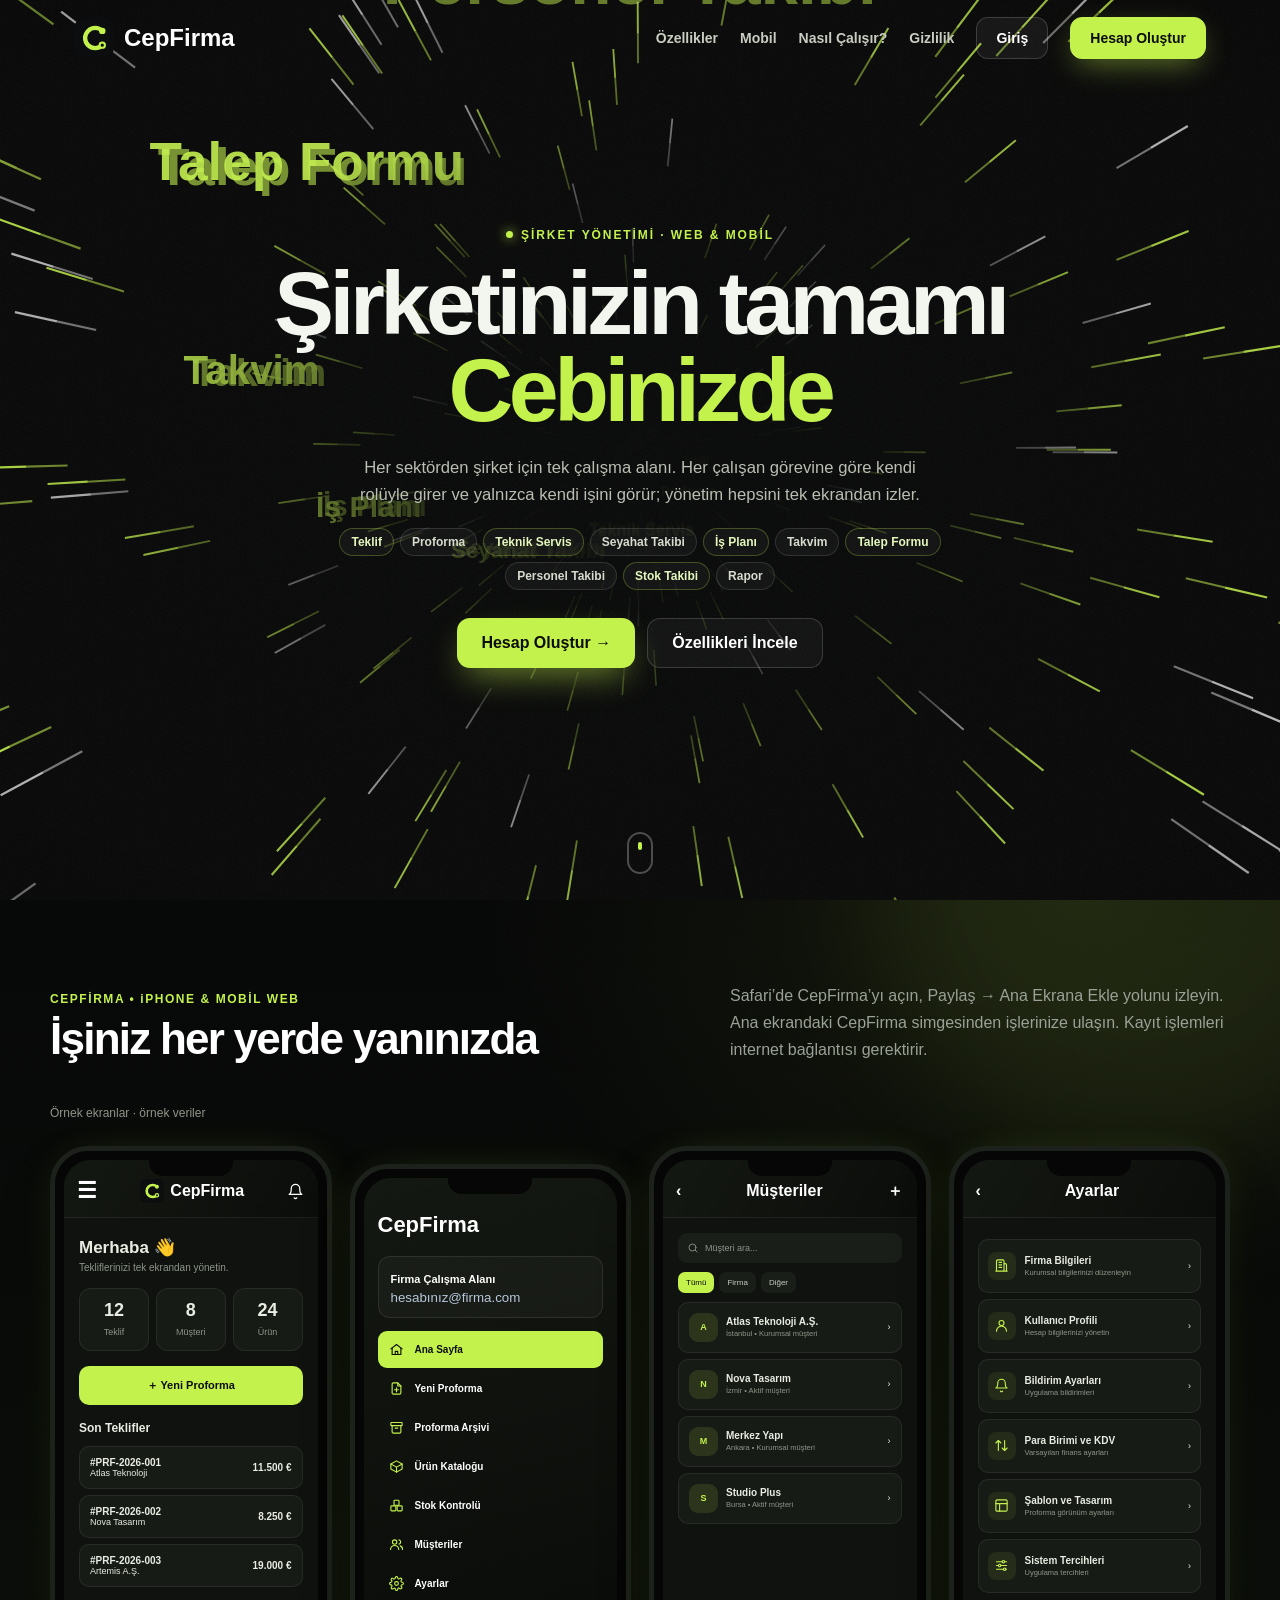
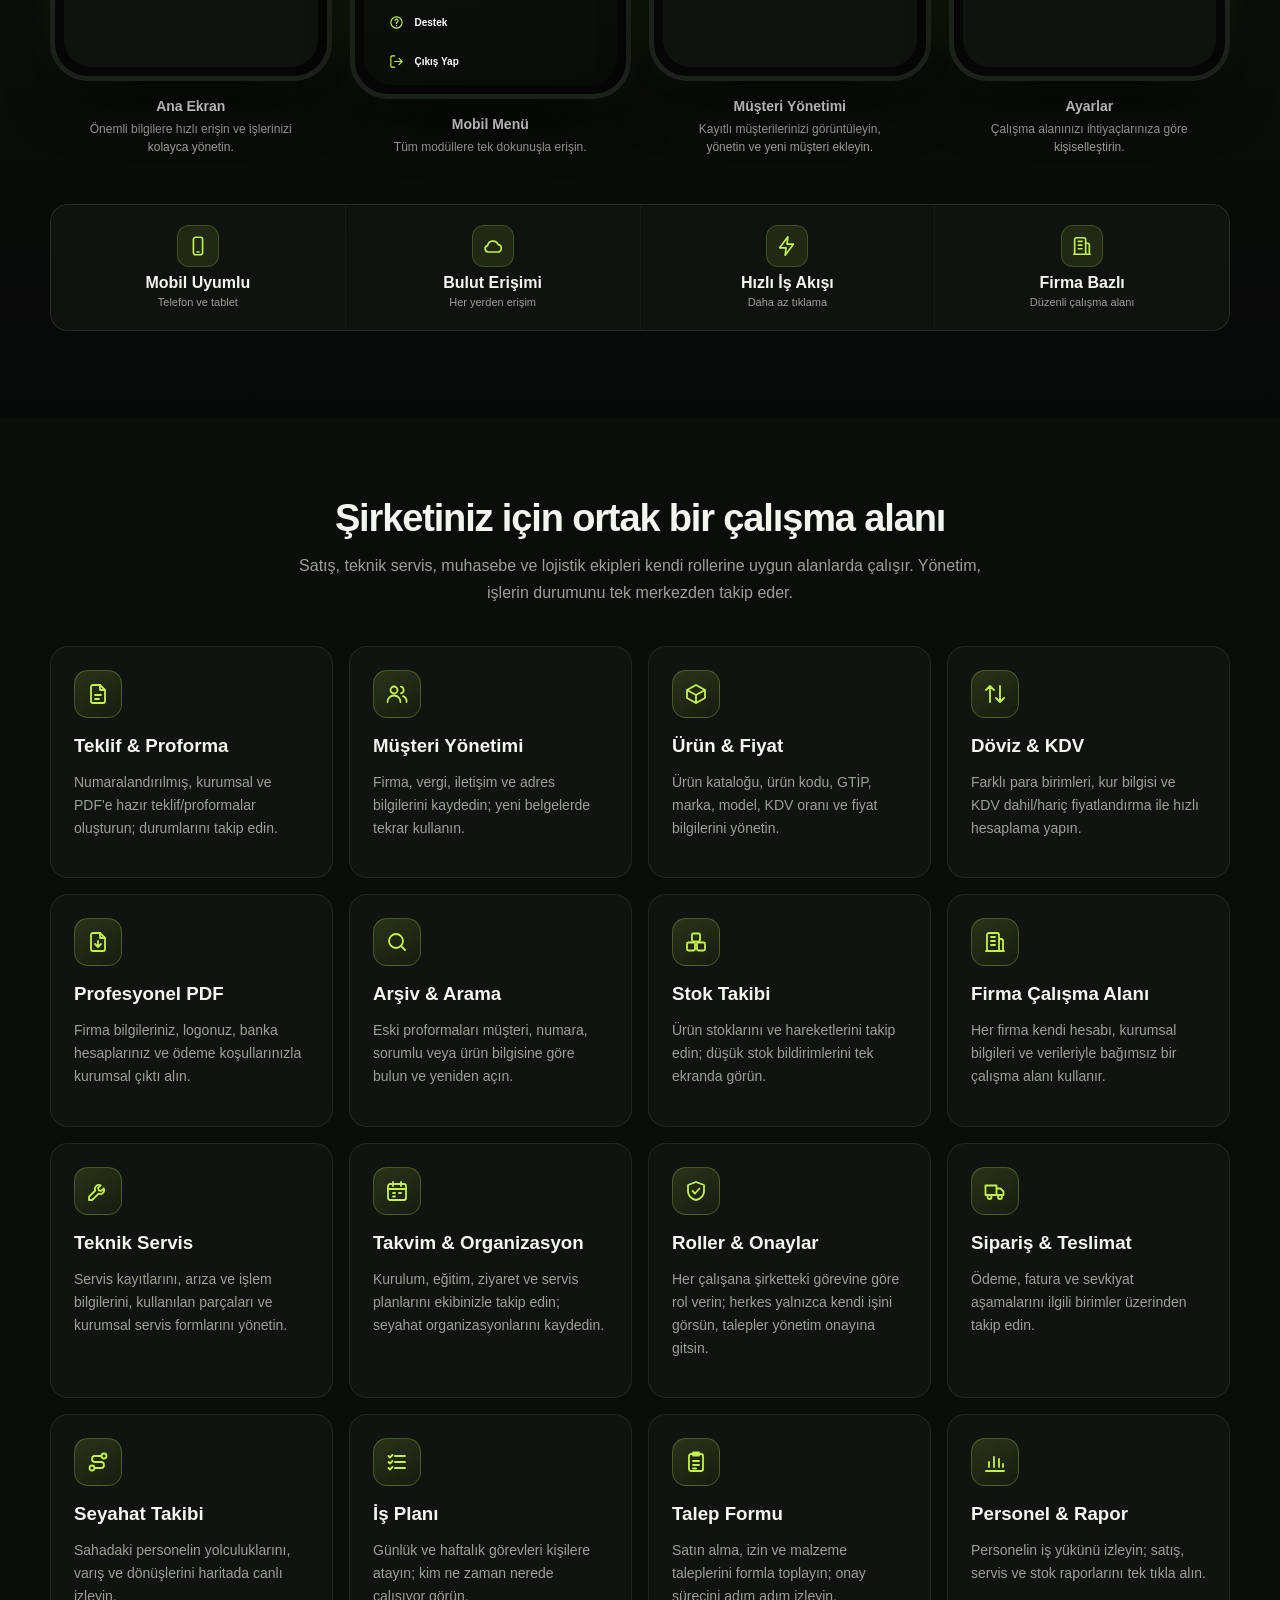
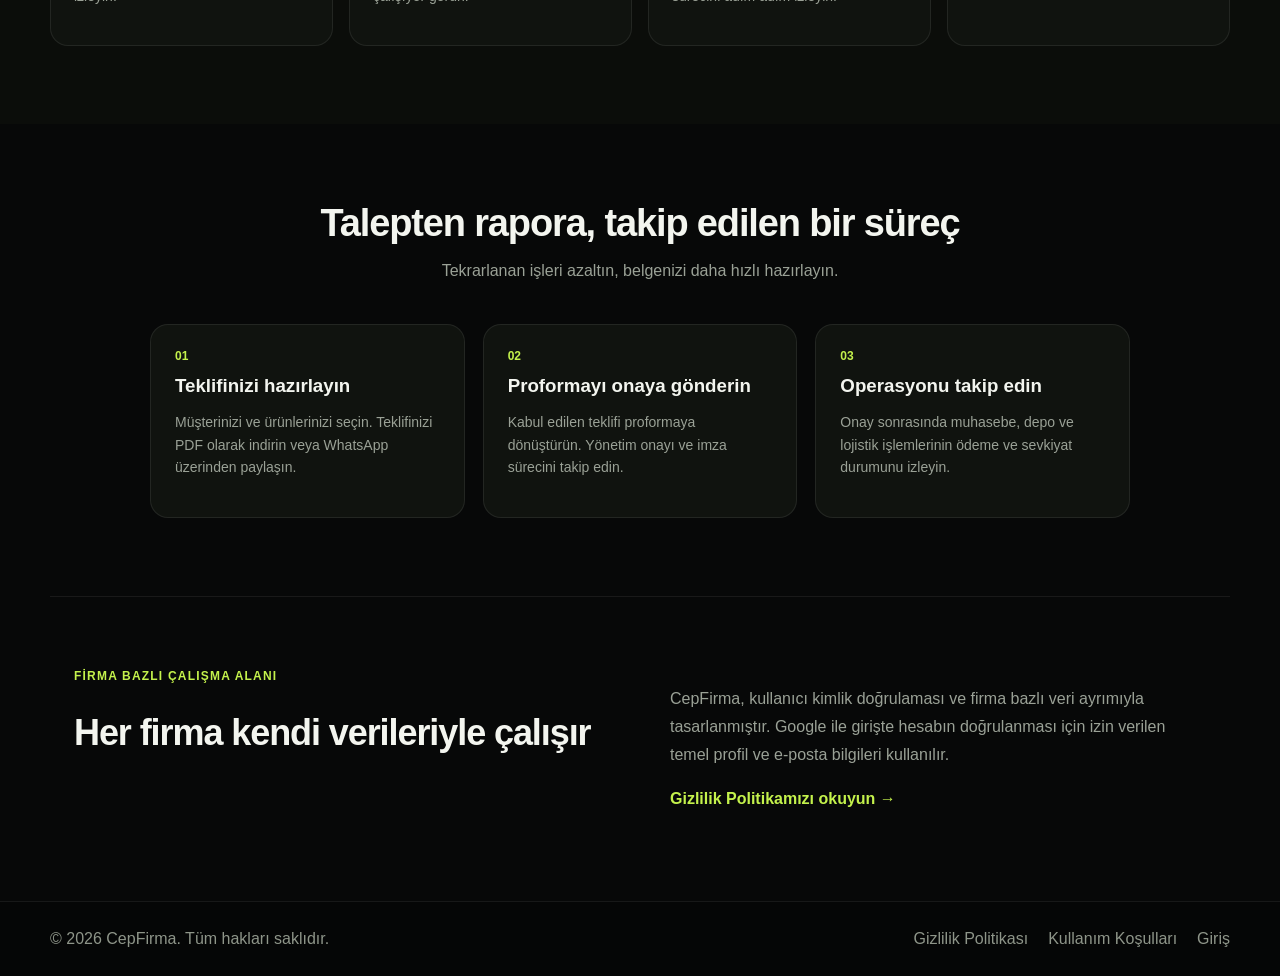
<file: index.html>
<!doctype html><html lang="tr"><head><meta charset="utf-8"><meta name="viewport" content="width=device-width,initial-scale=1"><title>CepFirma — Şirket Yönetimi, Cebinizde</title><meta name="description" content="CepFirma ile teklif, proforma, teknik servis, seyahat takibi, iş planı, takvim, talep formu, personel takibi, stok ve raporları tek çalışma alanında, herkesin kendi rolüne göre yönetin."><style>*{box-sizing:border-box}html{scroll-behavior:smooth}body{margin:0;font-family:Inter,Arial,sans-serif;color:#0a1c34;background:#fff}a{text-decoration:none;color:inherit}.nav{height:76px;display:flex;align-items:center;justify-content:space-between;max-width:1180px;margin:auto;padding:0 24px}.brand{display:flex;align-items:center;gap:10px;font-size:24px;font-weight:900}.brand img{width:40px;height:40px}.navlinks{display:flex;align-items:center;gap:22px;font-size:14px;font-weight:700}.btn{display:inline-flex;align-items:center;justify-content:center;padding:12px 19px;border-radius:12px;border:1px solid #dbe4ef;font-weight:800;background:#fff}.primary{background:#0878ff;color:#fff;border-color:#0878ff;box-shadow:0 10px 25px #0878ff26}.hero{max-width:1180px;margin:0 auto;padding:92px 24px 82px;display:grid;grid-template-columns:1.04fr .96fr;gap:70px;align-items:center}.eyebrow{font-weight:900;color:#0878ff;letter-spacing:.1em;font-size:12px}.hero h1{font-size:60px;line-height:1.01;letter-spacing:-.05em;margin:18px 0}.hero h1 span{color:#0878ff}.hero p{font-size:19px;line-height:1.7;color:#607086;max-width:640px}.cta{display:flex;gap:12px;margin-top:30px;flex-wrap:wrap}.cta .btn{padding:15px 22px}.trust{display:flex;gap:22px;margin-top:25px;color:#708096;font-size:13px;font-weight:700;flex-wrap:wrap}.mock{background:linear-gradient(145deg,#061b36,#0d376a);border-radius:28px;padding:20px;box-shadow:0 35px 80px #09254a30}.window{background:#f7f9fc;border-radius:18px;padding:18px;min-height:370px}.windowbar{display:flex;justify-content:space-between;align-items:center;margin-bottom:18px}.dots{display:flex;gap:6px}.dots i{width:8px;height:8px;background:#cbd5e1;border-radius:50%}.badge{font-size:11px;font-weight:800;color:#0878ff;background:#eaf4ff;padding:7px 10px;border-radius:20px}.quote{background:#fff;border:1px solid #e4ebf3;border-radius:15px;padding:17px}.quotehead{display:flex;justify-content:space-between;gap:15px;border-bottom:1px solid #edf1f6;padding-bottom:13px;margin-bottom:13px}.quotehead b{font-size:16px}.quotehead span{font-size:12px;color:#6b7c91}.rows{display:grid;gap:8px}.row{display:grid;grid-template-columns:1fr 65px 90px;gap:8px;font-size:12px;padding:9px;background:#f8fafc;border-radius:8px}.total{display:flex;justify-content:space-between;margin-top:15px;padding-top:13px;border-top:1px solid #e5ebf2;font-weight:900}.features{background:#f6f9fc;padding:78px 24px}.inner{max-width:1180px;margin:auto}.features h2,.workflow h2{text-align:center;font-size:38px;letter-spacing:-.03em;margin:0 0 12px}.lead{text-align:center;color:#68788d;margin:0 auto 40px;max-width:700px;line-height:1.7}.grid{display:grid;grid-template-columns:repeat(4,1fr);gap:16px}.feature{background:white;border:1px solid #e4ebf3;border-radius:18px;padding:23px}.icon{width:42px;height:42px;border-radius:12px;background:#eaf4ff;color:#0878ff;display:grid;place-items:center;font-weight:900}.feature h3{margin:17px 0 8px}.feature p{color:#718096;font-size:14px;line-height:1.65}.workflow{padding:78px 24px}.steps{max-width:980px;margin:38px auto 0;display:grid;grid-template-columns:repeat(3,1fr);gap:18px}.step{border:1px solid #e4ebf3;border-radius:18px;padding:24px}.num{color:#0878ff;font-weight:900;font-size:12px}.step h3{margin:12px 0 7px}.step p{color:#718096;font-size:14px;line-height:1.6}.security{max-width:1180px;margin:0 auto;padding:72px 24px;display:grid;grid-template-columns:1fr 1fr;gap:60px;border-top:1px solid #edf1f6}.security h2{font-size:36px;letter-spacing:-.03em}.security p{color:#68788d;line-height:1.75}.footer{border-top:1px solid #e7edf4;padding:28px 24px;color:#718096}.footer>div{max-width:1180px;margin:auto;display:flex;justify-content:space-between;gap:20px;flex-wrap:wrap}.footer nav{display:flex;gap:20px;flex-wrap:wrap}@media(max-width:850px){.navlinks>a:not(.btn){display:none}.hero{grid-template-columns:1fr;padding-top:55px}.hero h1{font-size:45px}.grid{grid-template-columns:1fr 1fr}.steps{grid-template-columns:1fr}.security{grid-template-columns:1fr}.mock{display:none}}@media(max-width:520px){.grid{grid-template-columns:1fr}.hero h1{font-size:39px}.navlinks .btn:first-of-type{display:none}}
.mobile-showcase{background:linear-gradient(145deg,#04172f 0%,#082e5a 58%,#061b36 100%);padding:82px 24px 88px;color:#fff;overflow:hidden;position:relative}
.mobile-showcase:before{content:"";position:absolute;width:560px;height:560px;border-radius:50%;right:-150px;top:-310px;background:rgba(132,184,255,.18);filter:blur(2px)}
.showcase-inner{max-width:1180px;margin:auto;position:relative;z-index:1}
.showcase-head{display:flex;justify-content:space-between;align-items:end;gap:30px;margin-bottom:42px}
.showcase-head h2{font-size:44px;letter-spacing:-.04em;margin:8px 0 0}.showcase-head p{max-width:500px;color:#b9cce2;line-height:1.7;margin:0}
.showcase-kicker{font-size:12px;font-weight:900;letter-spacing:.13em;color:#61b4ff}
.phones{display:grid;grid-template-columns:repeat(4,1fr);gap:18px;align-items:end}
.phone-wrap{text-align:center}.phone{height:535px;background:#05080d;border:5px solid #171d25;border-radius:38px;padding:9px;box-shadow:0 28px 55px rgba(0,0,0,.34);text-align:left;position:relative}
.phone:before{content:"";position:absolute;width:84px;height:20px;border-radius:0 0 14px 14px;background:#05080d;left:50%;top:5px;transform:translateX(-50%);z-index:4}
.screen{height:100%;border-radius:27px;overflow:hidden;background:#f5f8fc;color:#10213a}
.mtop{height:58px;background:linear-gradient(120deg,#061a38,#083366);color:#fff;display:flex;align-items:center;justify-content:space-between;padding:15px 13px 9px;font-weight:900}
.mbrand{display:flex;align-items:center;gap:6px}.mlogo{font-size:23px;font-weight:1000;color:#fff}.hamb{font-size:22px}.bell{font-size:17px}
.mbody{padding:15px}.hello{font-size:17px;font-weight:900;margin:4px 0}.sub{font-size:10px;color:#718096}
.stats{display:grid;grid-template-columns:repeat(3,1fr);gap:7px;margin:15px 0}.stat{background:#fff;border:1px solid #e4ebf3;border-radius:12px;text-align:center;padding:11px 3px;box-shadow:0 4px 12px #10213a0b}.stat b{font-size:18px;display:block}.stat span{font-size:9px;color:#607086}
.newq{background:#0878ff;color:#fff;border-radius:10px;text-align:center;padding:12px;font-size:11px;font-weight:900;margin-bottom:16px}
.msection{font-size:12px;font-weight:900;margin:11px 0}.qrow,.crow,.setrow{background:#fff;border:1px solid #e4ebf3;border-radius:10px;padding:10px;margin:6px 0;font-size:9px;display:flex;justify-content:space-between;align-items:center}.qrow b,.crow b,.setrow b{font-size:10px}
.drawer-screen{background:linear-gradient(165deg,#071d40,#04152d);color:#fff;height:100%;padding:25px 14px 14px}.drawer-brand{font-size:22px;font-weight:900;margin:9px 0 18px}.profile-mini{background:#ffffff0d;border:1px solid #ffffff18;border-radius:12px;padding:12px;margin-bottom:13px}.profile-mini b{font-size:11px}.profile-mini small{display:block;color:#b7c7da;margin-top:3px}
.menuitem{padding:11px 10px;border-radius:9px;font-size:10px;font-weight:700;margin:2px 0;display:flex;gap:9px;align-items:center}.menuitem.active{background:#0878ff}.mi{width:18px;text-align:center;font-size:13px}
.searchbar{background:#eaf0f7;border-radius:9px;padding:9px;color:#8795a8;font-size:9px;margin-bottom:9px}.chips{display:flex;gap:5px;margin-bottom:9px}.chip{font-size:8px;padding:6px 8px;background:#e8eef6;border-radius:7px}.chip.on{background:#0b62c5;color:#fff}
.crow{justify-content:flex-start;gap:8px}.avatar{width:29px;height:29px;border-radius:9px;background:#e9f3ff;color:#0878ff;display:grid;place-items:center;font-weight:900}.cinfo{flex:1}.cinfo small{display:block;color:#718096;margin-top:2px}
.setrow{padding:12px 9px;justify-content:flex-start;gap:9px}.seticon{font-size:14px}.setinfo{flex:1}.setinfo small{display:block;color:#718096;margin-top:2px}
.phone-label{margin-top:17px;font-weight:900;font-size:14px}.phone-desc{color:#b9cce2;font-size:12px;line-height:1.5;margin:6px auto 0;max-width:220px}
.showcase-benefits{display:grid;grid-template-columns:repeat(4,1fr);gap:1px;margin-top:48px;background:#ffffff1a;border:1px solid #ffffff18;border-radius:18px;overflow:hidden}.benefit{background:#ffffff0b;padding:20px;text-align:center}.benefit b{display:block;margin-top:7px}.benefit span{font-size:11px;color:#b9cce2}
@media(max-width:1000px){.phones{grid-template-columns:repeat(2,minmax(220px,300px));justify-content:center}.showcase-head{align-items:flex-start;flex-direction:column}.showcase-benefits{grid-template-columns:1fr 1fr}}
@media(max-width:600px){.mobile-showcase{padding:60px 18px}.showcase-head h2{font-size:34px}.phones{display:flex;overflow-x:auto;justify-content:flex-start;scroll-snap-type:x mandatory;padding:0 10px 20px;gap:16px}.phone-wrap{min-width:82vw;scroll-snap-align:center}.phone{height:560px}.showcase-benefits{grid-template-columns:1fr 1fr}}
</style><style>*{box-sizing:border-box}img{max-width:100%}a:focus-visible,button:focus-visible{outline:3px solid #0878ff;outline-offset:4px}button{font:inherit}h1,h2,h3,p,a{overflow-wrap:anywhere}@media(prefers-reduced-motion:reduce){html{scroll-behavior:auto!important}}@media(max-width:520px){h1{font-size:30px}main{padding:22px!important}h2{font-size:22px}}</style><link rel="icon" href="cepfirma-logo.svg" type="image/svg+xml"><meta name="theme-color" content="#070808"><style>.nav-toggle{display:none}.hero>*{min-width:0}.nav{position:relative;z-index:10}.feature p,.step p,.lead{color:#53647a}.showcase-inner{min-width:0}.phones{min-width:0}@media(max-width:850px){.nav-toggle{display:inline-flex;align-items:center;justify-content:center;min-width:44px;min-height:44px;background:#eef5ff;border:1px solid #dbe4ef;border-radius:10px;font-size:23px;color:#09254a}.navlinks{display:none;position:absolute;top:68px;left:16px;right:16px;align-items:stretch;background:white;border:1px solid #dbe4ef;box-shadow:0 16px 40px #09254a20;border-radius:14px;padding:14px;flex-direction:column;gap:4px}.navlinks.open{display:flex}.navlinks>a:not(.btn),.navlinks .btn:first-of-type{display:block!important}.navlinks>a{padding:12px}.hero{gap:32px;padding:44px 20px}.mock{display:block;padding:12px;border-radius:18px}.window{min-height:0;padding:12px}.hero h1{font-size:clamp(35px,7vw,52px);line-height:1.08}.hero p{font-size:17px}.features,.workflow{padding:52px 20px}.features h2,.workflow h2{font-size:30px}.security{gap:16px;padding:44px 20px}.security h2{font-size:30px}.phone-wrap{min-width:0;flex:0 0 min(280px,82vw)}.phone{height:535px}.phones{scroll-padding:10px}.showcase-head h2{font-size:32px}.trust{gap:12px}.row{grid-template-columns:minmax(0,1fr) 48px 62px;font-size:11px;padding:8px 5px}.quote{padding:12px}.showcase-benefits{grid-template-columns:1fr 1fr}.hero .cta .btn{flex:1 1 auto}}</style><link rel="apple-touch-icon" href="apple-touch-icon.png"><style>.brand img{border-radius:10px}.mlogo{display:none}.phones{position:relative}.phones:before{content:"Örnek ekranlar · örnek veriler";display:block;grid-column:1/-1;color:#b9cce2;font-size:12px;margin-bottom:8px}.feature .icon{font-size:12px;letter-spacing:.04em}</style><style id="cfw-style">
/* açılış: ışık hızı sahnesi (16) */
.cfw{position:relative;min-height:100vh;min-height:100svh;background:#070808;color:#f3f5ef;overflow:hidden;display:flex;flex-direction:column}
.cfw-cv{position:absolute;inset:0;width:100%;height:100%;display:block}
.cfw-dim{position:absolute;inset:0;pointer-events:none;background:radial-gradient(42% 42% at 50% 52%,#070808f2 25%,#07080800),radial-gradient(120% 90% at 50% 50%,transparent 55%,#000a 100%)}
.cfw-grain{position:absolute;inset:-50%;pointer-events:none;opacity:.06;background-image:url("data:image/svg+xml,%3Csvg xmlns='http://www.w3.org/2000/svg' width='160' height='160'%3E%3Cfilter id='n'%3E%3CfeTurbulence type='fractalNoise' baseFrequency='.9' numOctaves='3'/%3E%3C/filter%3E%3Crect width='100%25' height='100%25' filter='url(%23n)'/%3E%3C/svg%3E");animation:cfwGr 1s steps(6) infinite}
@keyframes cfwGr{0%{transform:translate(0,0)}25%{transform:translate(-5%,4%)}50%{transform:translate(4%,-3%)}75%{transform:translate(-3%,-5%)}}
.cfw .cfw-nav{width:100%;max-width:1180px;z-index:10}
.cfw .brand{color:#fff}
.cfw .navlinks>a:not(.btn){color:#c8cdc2}.cfw .navlinks>a:not(.btn):hover{color:#fff}
.cfw .btn{background:#ffffff0d;border-color:#ffffff2a;color:#fff}
.cfw .btn.primary{background:#c4f24c;border-color:#c4f24c;color:#0b0d08;box-shadow:0 10px 30px -8px #c4f24c88}
.cfw .nav-toggle{background:#ffffff10!important;border-color:#ffffff2a!important;color:#fff!important}
.cfw-hero{position:relative;z-index:5;flex:1;display:flex;flex-direction:column;align-items:center;justify-content:center;text-align:center;padding:30px 24px 110px;max-width:900px;margin:0 auto}
.cfw-kick{display:inline-flex;align-items:center;gap:8px;font-size:12px;font-weight:800;letter-spacing:.16em;color:#c4f24c;text-transform:uppercase}
.cfw-kick i{width:7px;height:7px;border-radius:50%;background:#c4f24c;box-shadow:0 0 12px #c4f24c;animation:cfwBl 1.6s infinite}
@keyframes cfwBl{50%{opacity:.25}}
.cfw-hero h1{font-size:clamp(44px,7vw,92px);line-height:.98;letter-spacing:-.05em;margin:18px 0 0;font-weight:900}
.cfw-hero h1 em{font-style:normal;color:#c4f24c}
.cfw-hero p{font-size:clamp(16px,1.3vw,19px);line-height:1.6;color:#b9bfb3;max-width:600px;margin:20px auto 0}
.cfw-mods{display:flex;flex-wrap:wrap;justify-content:center;gap:6px;margin-top:20px;max-width:640px}
.cfw-mods span{font-size:12px;font-weight:700;padding:6px 11px;border-radius:30px;border:1px solid #ffffff1f;background:#ffffff0a;color:#d7dccf;backdrop-filter:blur(6px)}
.cfw-mods span:nth-child(odd){border-color:#c4f24c44;color:#e4f7bd}
.cfw-cta{display:flex;gap:12px;justify-content:center;flex-wrap:wrap;margin-top:28px}
.cfw-b{display:inline-flex;align-items:center;height:50px;padding:0 24px;border-radius:13px;font-weight:800;font-size:16px}
.cfw-b.p{background:#c4f24c;color:#0b0d08;box-shadow:0 14px 34px -10px #c4f24c99}.cfw-b.p:hover{filter:brightness(1.06)}
.cfw-b.g{border:1px solid #ffffff2a;color:#fff;background:#ffffff0a;backdrop-filter:blur(8px)}
.cfw-hero>*{animation:cfwUp .9s cubic-bezier(.22,1,.36,1) both}
.cfw-hero>:nth-child(2){animation-delay:.08s}.cfw-hero>:nth-child(3){animation-delay:.16s}.cfw-hero>:nth-child(4){animation-delay:.24s}.cfw-hero>:nth-child(5){animation-delay:.32s}
@keyframes cfwUp{from{opacity:0;transform:translateY(24px);filter:blur(6px)}to{opacity:1;transform:none;filter:none}}
.cfw-down{position:absolute;left:50%;bottom:26px;z-index:6;width:26px;height:42px;margin-left:-13px;border:2px solid #ffffff44;border-radius:14px}
.cfw-down span{position:absolute;left:50%;top:8px;width:4px;height:8px;margin-left:-2px;border-radius:2px;background:#c4f24c;animation:cfwDn 1.6s infinite}
@keyframes cfwDn{0%{opacity:0;transform:translateY(0)}30%{opacity:1}100%{opacity:0;transform:translateY(14px)}}
@media(max-width:850px){.cfw-dim{background:radial-gradient(80% 50% at 50% 50%,#070808e8 40%,#07080800),radial-gradient(120% 90% at 50% 50%,transparent 55%,#000a 100%)}.cfw .navlinks{background:#121411!important;border-color:#ffffff22!important}.cfw .navlinks>a{color:#e8ece2}.cfw-hero{padding:20px 18px 96px}.cfw-mods span{font-size:11px;padding:5px 9px}}
@media(prefers-reduced-motion:reduce){.cfw-grain,.cfw-hero>*,.cfw-down span,.cfw-kick i{animation:none}}
</style><style id="cfw-dark">
/* alt bölümler: koyu + fıstık yeşili tema */
body{background:#070808;color:#f3f5ef}
body .features{background:#0b0d0a}
body .features h2,body .workflow h2,body .security h2,body .feature h3,body .step h3,body .benefit b{color:#f3f5ef}
body .lead,body .feature p,body .step p,body .security p,body .showcase-head p,body .phone-desc,body .benefit span{color:#9aa196}
body .feature,body .step{background:#10130f;border-color:#ffffff14}
body .feature:hover,body .step:hover{transform:translateY(-4px);border-color:#c4f24c55;box-shadow:0 20px 40px -20px #000,0 0 30px -12px #c4f24c55}
body .icon{background:#c4f24c1a;color:#c4f24c;border:1px solid #c4f24c33}
body .num,body .eyebrow,body .showcase-kicker{color:#c4f24c}
body .security{border-top-color:#ffffff12}
body .security a{color:#c4f24c!important}
body .footer{border-top-color:#ffffff12;color:#8e9589;background:#050606}
body .footer a:hover{color:#c4f24c}
body .mobile-showcase{background:radial-gradient(80% 60% at 85% 0%,#c4f24c14,transparent 60%),linear-gradient(180deg,#070808,#0b0e0a 60%,#070808)}
body .mobile-showcase:before{background:#c4f24c12;filter:blur(60px)}
body .phones:before{color:#8e9589}
body .phone{background:#050605;border-color:#1d211b;box-shadow:0 30px 60px -20px #000,0 0 50px -25px #c4f24c55}
body .phone:before{background:#050605}
body .screen{background:#0f120e;color:#e8ece2}
body .mtop{background:linear-gradient(120deg,#141812,#0b0d0a);border-bottom:1px solid #ffffff10}
body .sub,body .stat span,body .cinfo small,body .setinfo small{color:#8e9589}
body .stat,body .qrow,body .crow,body .setrow{background:#171b15;border-color:#ffffff12;box-shadow:none}
body .newq{background:#c4f24c;color:#0b0d08}
body .drawer-screen{background:linear-gradient(165deg,#141812,#090b08)}
body .profile-mini{background:#ffffff08}
body .menuitem.active{background:#c4f24c;color:#0b0d08}
body .searchbar{background:#1a1e18;color:#8e9589}
body .chip{background:#1a1e18;color:#c8cdc2}
body .chip.on{background:#c4f24c;color:#0b0d08}
body .avatar{background:#c4f24c1f;color:#c4f24c}
body .showcase-benefits{background:#ffffff10;border-color:#ffffff14}
body .benefit{background:#0f120e}
a:focus-visible,button:focus-visible{outline-color:#c4f24c!important}
.feature,.step{transition:opacity .7s cubic-bezier(.22,1,.36,1),transform .5s cubic-bezier(.22,1,.36,1),border-color .35s,box-shadow .35s}
.cfr{opacity:0;transform:translateY(26px)}
.cfr:not(.feature):not(.step){transition:opacity .7s cubic-bezier(.22,1,.36,1),transform .7s cubic-bezier(.22,1,.36,1)}
.cfr{transition-delay:var(--d,0s)}
.cfr.in{opacity:1;transform:none}
.cfr.in:hover{transition-delay:0s}
@media(prefers-reduced-motion:reduce){.cfr{opacity:1;transform:none;transition:none}}
</style><style id="cfw-icons">
body .icon{width:48px;height:48px;border-radius:14px;background:linear-gradient(150deg,#c4f24c26,#c4f24c0a);border:1px solid #c4f24c40;color:#c4f24c;transition:background .3s,color .3s,transform .3s}
body .icon svg{width:24px;height:24px}
body .feature:hover .icon{background:#c4f24c;color:#0b0d08;transform:rotate(-6deg) scale(1.05)}
body .benefit .bic{display:inline-grid;place-items:center;width:42px;height:42px;border-radius:12px;background:#c4f24c1a;border:1px solid #c4f24c33;color:#c4f24c}
body .benefit .bic svg{width:22px;height:22px}
body .mi{display:inline-grid;place-items:center;width:18px}
body .mi svg,body .seticon svg{width:15px;height:15px}
body .seticon{display:inline-grid;place-items:center;width:28px;height:28px;border-radius:8px;background:#c4f24c14;color:#c4f24c}
body .menuitem.active .mi{color:#0b0d08}
body .menuitem .mi{color:#c4f24c}
body .bell svg{width:17px;height:17px;display:block}
body .searchbar{display:flex;align-items:center;gap:6px}body .searchbar svg{width:12px;height:12px}
body .mbrand .cfw-logo{width:24px;height:24px;border-radius:6px}
body .brand .cfw-logo{width:40px;height:40px;border-radius:10px;flex:none}
</style></head><body><section class="cfw" id="ust" aria-label="CepFirma">
<canvas class="cfw-cv" aria-hidden="true"></canvas><div class="cfw-dim" aria-hidden="true"></div><div class="cfw-grain" aria-hidden="true"></div>
<header class="nav cfw-nav"><a class="brand" href="index.html"><svg class="cfw-logo" viewBox="0 0 64 64" role="img" aria-label="CepFirma logo"><rect width="64" height="64" rx="14" fill="#0C0D0E"/><g transform="translate(3 0) scale(.92) translate(1.5 2.8)"><path d="M44.4 19.6A17.5 17.5 0 1 0 44.4 44.4" fill="none" stroke="#C4F24C" stroke-width="7.5" stroke-linecap="round"/><circle cx="44.4" cy="19.6" r="5.6" fill="#C4F24C"/><circle cx="44.4" cy="44.4" r="4.6" fill="#0C0D0E" stroke="#C4F24C" stroke-width="3.6"/></g></svg>CepFirma</a><button class="nav-toggle" aria-label="Menüyü aç" aria-controls="publicMenu" aria-expanded="false" type="button">☰</button><nav class="navlinks" id="publicMenu" aria-label="Ana menü"><a href="#ozellikler">Özellikler</a><a href="#mobil">Mobil</a><a href="#nasil">Nasıl Çalışır?</a><a href="privacy.html">Gizlilik</a><a class="btn" href="app.html">Giriş</a><a class="btn primary" href="app.html?mode=signup">Hesap Oluştur</a></nav></header>
<div class="cfw-hero"><div class="cfw-kick"><i></i>Şirket yönetimi · Web &amp; mobil</div><h1>Şirketinizin tamamı<br><em>Cebinizde</em></h1><p>Her sektörden şirket için tek çalışma alanı. Her çalışan görevine göre kendi rolüyle girer ve yalnızca kendi işini görür; yönetim hepsini tek ekrandan izler.</p><div class="cfw-mods"><span>Teklif</span><span>Proforma</span><span>Teknik Servis</span><span>Seyahat Takibi</span><span>İş Planı</span><span>Takvim</span><span>Talep Formu</span><span>Personel Takibi</span><span>Stok Takibi</span><span>Rapor</span></div><div class="cfw-cta"><a class="cfw-b p" href="app.html?mode=signup">Hesap Oluştur →</a><a class="cfw-b g" href="#ozellikler">Özellikleri İncele</a></div></div>
<a class="cfw-down" href="#mobil" aria-label="Aşağı kaydır"><span></span></a>
</section>
<section class="mobile-showcase" id="mobil">
 <div class="showcase-inner">
  <div class="showcase-head"><div><div class="showcase-kicker">CEPFİRMA • iPHONE & MOBİL WEB</div><h2>İşiniz her yerde yanınızda</h2></div><p>Safari’de CepFirma’yı açın, Paylaş → Ana Ekrana Ekle yolunu izleyin. Ana ekrandaki CepFirma simgesinden işlerinize ulaşın. Kayıt işlemleri internet bağlantısı gerektirir.</p></div>
  <div class="phones">
   <div class="phone-wrap"><div class="phone"><div class="screen"><div class="mtop"><span class="hamb">☰</span><span class="mbrand"><svg class="cfw-logo" viewBox="0 0 64 64" aria-hidden="true"><rect width="64" height="64" rx="14" fill="#0C0D0E"/><g transform="translate(3 0) scale(.92) translate(1.5 2.8)"><path d="M44.4 19.6A17.5 17.5 0 1 0 44.4 44.4" fill="none" stroke="#C4F24C" stroke-width="7.5" stroke-linecap="round"/><circle cx="44.4" cy="19.6" r="5.6" fill="#C4F24C"/><circle cx="44.4" cy="44.4" r="4.6" fill="#0C0D0E" stroke="#C4F24C" stroke-width="3.6"/></g></svg> CepFirma</span><span class="bell"><svg viewBox="0 0 24 24" fill="none" stroke="currentColor" stroke-width="1.8" stroke-linecap="round" stroke-linejoin="round" aria-hidden="true"><path d="M6 8a6 6 0 0 1 12 0c0 7 3 8 3 8H3s3-1 3-8"/><path d="M10.3 21a2 2 0 0 0 3.4 0"/></svg></span></div><div class="mbody"><div class="hello">Merhaba 👋</div><div class="sub">Tekliflerinizi tek ekrandan yönetin.</div><div class="stats"><div class="stat"><b>12</b><span>Teklif</span></div><div class="stat"><b>8</b><span>Müşteri</span></div><div class="stat"><b>24</b><span>Ürün</span></div></div><div class="newq">＋ Yeni Proforma</div><div class="msection">Son Teklifler</div><div class="qrow"><span><b>#PRF-2026-001</b><br>Atlas Teknoloji</span><b>11.500 €</b></div><div class="qrow"><span><b>#PRF-2026-002</b><br>Nova Tasarım</span><b>8.250 €</b></div><div class="qrow"><span><b>#PRF-2026-003</b><br>Artemis A.Ş.</span><b>19.000 €</b></div></div></div></div><div class="phone-label">Ana Ekran</div><div class="phone-desc">Önemli bilgilere hızlı erişin ve işlerinizi kolayca yönetin.</div></div>
   <div class="phone-wrap"><div class="phone"><div class="screen"><div class="drawer-screen"><div class="drawer-brand">CepFirma</div><div class="profile-mini"><b>Firma Çalışma Alanı</b><small>hesabınız@firma.com</small></div><div class="menuitem active"><span class="mi"><svg viewBox="0 0 24 24" fill="none" stroke="currentColor" stroke-width="1.8" stroke-linecap="round" stroke-linejoin="round" aria-hidden="true"><path d="m3 11 9-7 9 7"/><path d="M5 9.5V20h14V9.5M10 20v-5h4v5"/></svg></span>Ana Sayfa</div><div class="menuitem"><span class="mi"><svg viewBox="0 0 24 24" fill="none" stroke="currentColor" stroke-width="1.8" stroke-linecap="round" stroke-linejoin="round" aria-hidden="true"><path d="M14 3H7a2 2 0 0 0-2 2v14a2 2 0 0 0 2 2h10a2 2 0 0 0 2-2V8z"/><path d="M14 3v5h5"/><path d="M12 11v6M9 14h6"/></svg></span>Yeni Proforma</div><div class="menuitem"><span class="mi"><svg viewBox="0 0 24 24" fill="none" stroke="currentColor" stroke-width="1.8" stroke-linecap="round" stroke-linejoin="round" aria-hidden="true"><rect x="3" y="4" width="18" height="5" rx="1"/><path d="M5 9v10a2 2 0 0 0 2 2h10a2 2 0 0 0 2-2V9M10 13h4"/></svg></span>Proforma Arşivi</div><div class="menuitem"><span class="mi"><svg viewBox="0 0 24 24" fill="none" stroke="currentColor" stroke-width="1.8" stroke-linecap="round" stroke-linejoin="round" aria-hidden="true"><path d="M21 8 12 3 3 8v8l9 5 9-5z"/><path d="m3 8 9 5 9-5M12 13v8"/></svg></span>Ürün Kataloğu</div><div class="menuitem"><span class="mi"><svg viewBox="0 0 24 24" fill="none" stroke="currentColor" stroke-width="1.8" stroke-linecap="round" stroke-linejoin="round" aria-hidden="true"><rect x="3" y="12.5" width="8" height="8" rx="1.2"/><rect x="13" y="12.5" width="8" height="8" rx="1.2"/><rect x="8" y="3.5" width="8" height="8" rx="1.2"/></svg></span>Stok Kontrolü</div><div class="menuitem"><span class="mi"><svg viewBox="0 0 24 24" fill="none" stroke="currentColor" stroke-width="1.8" stroke-linecap="round" stroke-linejoin="round" aria-hidden="true"><circle cx="9" cy="8" r="3.5"/><path d="M2.5 20a6.5 6.5 0 0 1 13 0"/><path d="M16 4.6a3.5 3.5 0 0 1 0 6.8M18 14.2a5.5 5.5 0 0 1 3.5 5.8"/></svg></span>Müşteriler</div><div class="menuitem"><span class="mi"><svg viewBox="0 0 24 24" fill="none" stroke="currentColor" stroke-width="1.8" stroke-linecap="round" stroke-linejoin="round" aria-hidden="true"><circle cx="12" cy="12" r="3"/><path d="M19.4 15a1.7 1.7 0 0 0 .3 1.8l.1.1a2 2 0 1 1-2.8 2.8l-.1-.1a1.7 1.7 0 0 0-1.8-.3 1.7 1.7 0 0 0-1 1.5V21a2 2 0 1 1-4 0v-.1a1.7 1.7 0 0 0-1.1-1.5 1.7 1.7 0 0 0-1.8.3l-.1.1a2 2 0 1 1-2.8-2.8l.1-.1a1.7 1.7 0 0 0 .3-1.8 1.7 1.7 0 0 0-1.5-1H3a2 2 0 1 1 0-4h.1a1.7 1.7 0 0 0 1.5-1.1 1.7 1.7 0 0 0-.3-1.8l-.1-.1a2 2 0 1 1 2.8-2.8l.1.1a1.7 1.7 0 0 0 1.8.3H9a1.7 1.7 0 0 0 1-1.5V3a2 2 0 1 1 4 0v.1a1.7 1.7 0 0 0 1 1.5 1.7 1.7 0 0 0 1.8-.3l.1-.1a2 2 0 1 1 2.8 2.8l-.1.1a1.7 1.7 0 0 0-.3 1.8V9a1.7 1.7 0 0 0 1.5 1H21a2 2 0 1 1 0 4h-.1a1.7 1.7 0 0 0-1.5 1z"/></svg></span>Ayarlar</div><div class="menuitem"><span class="mi"><svg viewBox="0 0 24 24" fill="none" stroke="currentColor" stroke-width="1.8" stroke-linecap="round" stroke-linejoin="round" aria-hidden="true"><circle cx="12" cy="12" r="9"/><path d="M9.6 9.2a2.5 2.5 0 1 1 3.4 2.3c-.6.3-1 .8-1 1.5v.6M12 17h.01"/></svg></span>Destek</div><div class="menuitem"><span class="mi"><svg viewBox="0 0 24 24" fill="none" stroke="currentColor" stroke-width="1.8" stroke-linecap="round" stroke-linejoin="round" aria-hidden="true"><path d="M9 21H5a2 2 0 0 1-2-2V5a2 2 0 0 1 2-2h4M16 17l5-5-5-5M21 12H9"/></svg></span>Çıkış Yap</div></div></div></div><div class="phone-label">Mobil Menü</div><div class="phone-desc">Tüm modüllere tek dokunuşla erişin.</div></div>
   <div class="phone-wrap"><div class="phone"><div class="screen"><div class="mtop"><span>‹</span><span>Müşteriler</span><span>＋</span></div><div class="mbody"><div class="searchbar"><svg viewBox="0 0 24 24" fill="none" stroke="currentColor" stroke-width="1.8" stroke-linecap="round" stroke-linejoin="round" aria-hidden="true"><circle cx="11" cy="11" r="7"/><path d="m20 20-3.6-3.6"/></svg> Müşteri ara...</div><div class="chips"><span class="chip on">Tümü</span><span class="chip">Firma</span><span class="chip">Diğer</span></div><div class="crow"><div class="avatar">A</div><div class="cinfo"><b>Atlas Teknoloji A.Ş.</b><small>İstanbul • Kurumsal müşteri</small></div>›</div><div class="crow"><div class="avatar">N</div><div class="cinfo"><b>Nova Tasarım</b><small>İzmir • Aktif müşteri</small></div>›</div><div class="crow"><div class="avatar">M</div><div class="cinfo"><b>Merkez Yapı</b><small>Ankara • Kurumsal müşteri</small></div>›</div><div class="crow"><div class="avatar">S</div><div class="cinfo"><b>Studio Plus</b><small>Bursa • Aktif müşteri</small></div>›</div></div></div></div><div class="phone-label">Müşteri Yönetimi</div><div class="phone-desc">Kayıtlı müşterilerinizi görüntüleyin, yönetin ve yeni müşteri ekleyin.</div></div>
   <div class="phone-wrap"><div class="phone"><div class="screen"><div class="mtop"><span>‹</span><span>Ayarlar</span><span></span></div><div class="mbody"><div class="setrow"><span class="seticon"><svg viewBox="0 0 24 24" fill="none" stroke="currentColor" stroke-width="1.8" stroke-linecap="round" stroke-linejoin="round" aria-hidden="true"><path d="M4 21V5a2 2 0 0 1 2-2h8a2 2 0 0 1 2 2v16M16 9h2a2 2 0 0 1 2 2v10M3 21h18M8 7h4M8 11h4M8 15h4"/></svg></span><div class="setinfo"><b>Firma Bilgileri</b><small>Kurumsal bilgilerinizi düzenleyin</small></div>›</div><div class="setrow"><span class="seticon"><svg viewBox="0 0 24 24" fill="none" stroke="currentColor" stroke-width="1.8" stroke-linecap="round" stroke-linejoin="round" aria-hidden="true"><circle cx="12" cy="8" r="4"/><path d="M4 21a8 8 0 0 1 16 0"/></svg></span><div class="setinfo"><b>Kullanıcı Profili</b><small>Hesap bilgilerinizi yönetin</small></div>›</div><div class="setrow"><span class="seticon"><svg viewBox="0 0 24 24" fill="none" stroke="currentColor" stroke-width="1.8" stroke-linecap="round" stroke-linejoin="round" aria-hidden="true"><path d="M6 8a6 6 0 0 1 12 0c0 7 3 8 3 8H3s3-1 3-8"/><path d="M10.3 21a2 2 0 0 0 3.4 0"/></svg></span><div class="setinfo"><b>Bildirim Ayarları</b><small>Uygulama bildirimleri</small></div>›</div><div class="setrow"><span class="seticon"><svg viewBox="0 0 24 24" fill="none" stroke="currentColor" stroke-width="1.8" stroke-linecap="round" stroke-linejoin="round" aria-hidden="true"><path d="M7 20V4M3 8l4-4 4 4M17 4v16M13 16l4 4 4-4"/></svg></span><div class="setinfo"><b>Para Birimi ve KDV</b><small>Varsayılan finans ayarları</small></div>›</div><div class="setrow"><span class="seticon"><svg viewBox="0 0 24 24" fill="none" stroke="currentColor" stroke-width="1.8" stroke-linecap="round" stroke-linejoin="round" aria-hidden="true"><rect x="3" y="3" width="18" height="18" rx="2"/><path d="M3 9h18M9 21V9"/></svg></span><div class="setinfo"><b>Şablon ve Tasarım</b><small>Proforma görünüm ayarları</small></div>›</div><div class="setrow"><span class="seticon"><svg viewBox="0 0 24 24" fill="none" stroke="currentColor" stroke-width="1.8" stroke-linecap="round" stroke-linejoin="round" aria-hidden="true"><path d="M4 6h9M17 6h3M4 12h3M11 12h9M4 18h11M19 18h1"/><circle cx="15" cy="6" r="2"/><circle cx="9" cy="12" r="2"/><circle cx="17" cy="18" r="2"/></svg></span><div class="setinfo"><b>Sistem Tercihleri</b><small>Uygulama tercihleri</small></div>›</div></div></div></div><div class="phone-label">Ayarlar</div><div class="phone-desc">Çalışma alanınızı ihtiyaçlarınıza göre kişiselleştirin.</div></div>
  </div>
  <div class="showcase-benefits"><div class="benefit"><span class="bic"><svg viewBox="0 0 24 24" fill="none" stroke="currentColor" stroke-width="1.8" stroke-linecap="round" stroke-linejoin="round" aria-hidden="true"><rect x="7" y="2.5" width="10" height="19" rx="2.5"/><path d="M11 18.5h2"/></svg></span><b>Mobil Uyumlu</b><span>Telefon ve tablet</span></div><div class="benefit"><span class="bic"><svg viewBox="0 0 24 24" fill="none" stroke="currentColor" stroke-width="1.8" stroke-linecap="round" stroke-linejoin="round" aria-hidden="true"><path d="M7 18.5h10a4 4 0 0 0 .6-7.96A6 6 0 0 0 6.1 11.6 3.5 3.5 0 0 0 7 18.5z"/></svg></span><b>Bulut Erişimi</b><span>Her yerden erişim</span></div><div class="benefit"><span class="bic"><svg viewBox="0 0 24 24" fill="none" stroke="currentColor" stroke-width="1.8" stroke-linecap="round" stroke-linejoin="round" aria-hidden="true"><path d="M13 2 4 14h7l-1 8 9-12h-7z"/></svg></span><b>Hızlı İş Akışı</b><span>Daha az tıklama</span></div><div class="benefit"><span class="bic"><svg viewBox="0 0 24 24" fill="none" stroke="currentColor" stroke-width="1.8" stroke-linecap="round" stroke-linejoin="round" aria-hidden="true"><path d="M4 21V5a2 2 0 0 1 2-2h8a2 2 0 0 1 2 2v16M16 9h2a2 2 0 0 1 2 2v10M3 21h18M8 7h4M8 11h4M8 15h4"/></svg></span><b>Firma Bazlı</b><span>Düzenli çalışma alanı</span></div></div>
 </div>
</section>
<section id="ozellikler" class="features"><div class="inner"><h2>Şirketiniz için ortak bir çalışma alanı</h2><p class="lead">Satış, teknik servis, muhasebe ve lojistik ekipleri kendi rollerine uygun alanlarda çalışır. Yönetim, işlerin durumunu tek merkezden takip eder.</p><div class="grid"><article class="feature"><div class="icon"><svg viewBox="0 0 24 24" fill="none" stroke="currentColor" stroke-width="1.8" stroke-linecap="round" stroke-linejoin="round" aria-hidden="true"><path d="M14 3H7a2 2 0 0 0-2 2v14a2 2 0 0 0 2 2h10a2 2 0 0 0 2-2V8z"/><path d="M14 3v5h5"/><path d="M9 13h6M9 17h4"/></svg></div><h3>Teklif & Proforma</h3><p>Numaralandırılmış, kurumsal ve PDF'e hazır teklif/proformalar oluşturun; durumlarını takip edin.</p></article><article class="feature"><div class="icon"><svg viewBox="0 0 24 24" fill="none" stroke="currentColor" stroke-width="1.8" stroke-linecap="round" stroke-linejoin="round" aria-hidden="true"><circle cx="9" cy="8" r="3.5"/><path d="M2.5 20a6.5 6.5 0 0 1 13 0"/><path d="M16 4.6a3.5 3.5 0 0 1 0 6.8M18 14.2a5.5 5.5 0 0 1 3.5 5.8"/></svg></div><h3>Müşteri Yönetimi</h3><p>Firma, vergi, iletişim ve adres bilgilerini kaydedin; yeni belgelerde tekrar kullanın.</p></article><article class="feature"><div class="icon"><svg viewBox="0 0 24 24" fill="none" stroke="currentColor" stroke-width="1.8" stroke-linecap="round" stroke-linejoin="round" aria-hidden="true"><path d="M21 8 12 3 3 8v8l9 5 9-5z"/><path d="m3 8 9 5 9-5M12 13v8"/></svg></div><h3>Ürün & Fiyat</h3><p>Ürün kataloğu, ürün kodu, GTİP, marka, model, KDV oranı ve fiyat bilgilerini yönetin.</p></article><article class="feature"><div class="icon"><svg viewBox="0 0 24 24" fill="none" stroke="currentColor" stroke-width="1.8" stroke-linecap="round" stroke-linejoin="round" aria-hidden="true"><path d="M7 20V4M3 8l4-4 4 4M17 4v16M13 16l4 4 4-4"/></svg></div><h3>Döviz & KDV</h3><p>Farklı para birimleri, kur bilgisi ve KDV dahil/hariç fiyatlandırma ile hızlı hesaplama yapın.</p></article><article class="feature"><div class="icon"><svg viewBox="0 0 24 24" fill="none" stroke="currentColor" stroke-width="1.8" stroke-linecap="round" stroke-linejoin="round" aria-hidden="true"><path d="M14 3H7a2 2 0 0 0-2 2v14a2 2 0 0 0 2 2h10a2 2 0 0 0 2-2V8z"/><path d="M14 3v5h5"/><path d="M12 11v6M9 14l3 3 3-3"/></svg></div><h3>Profesyonel PDF</h3><p>Firma bilgileriniz, logonuz, banka hesaplarınız ve ödeme koşullarınızla kurumsal çıktı alın.</p></article><article class="feature"><div class="icon"><svg viewBox="0 0 24 24" fill="none" stroke="currentColor" stroke-width="1.8" stroke-linecap="round" stroke-linejoin="round" aria-hidden="true"><circle cx="11" cy="11" r="7"/><path d="m20 20-3.6-3.6"/></svg></div><h3>Arşiv & Arama</h3><p>Eski proformaları müşteri, numara, sorumlu veya ürün bilgisine göre bulun ve yeniden açın.</p></article><article class="feature"><div class="icon"><svg viewBox="0 0 24 24" fill="none" stroke="currentColor" stroke-width="1.8" stroke-linecap="round" stroke-linejoin="round" aria-hidden="true"><rect x="3" y="12.5" width="8" height="8" rx="1.2"/><rect x="13" y="12.5" width="8" height="8" rx="1.2"/><rect x="8" y="3.5" width="8" height="8" rx="1.2"/></svg></div><h3>Stok Takibi</h3><p>Ürün stoklarını ve hareketlerini takip edin; düşük stok bildirimlerini tek ekranda görün.</p></article><article class="feature"><div class="icon"><svg viewBox="0 0 24 24" fill="none" stroke="currentColor" stroke-width="1.8" stroke-linecap="round" stroke-linejoin="round" aria-hidden="true"><path d="M4 21V5a2 2 0 0 1 2-2h8a2 2 0 0 1 2 2v16M16 9h2a2 2 0 0 1 2 2v10M3 21h18M8 7h4M8 11h4M8 15h4"/></svg></div><h3>Firma Çalışma Alanı</h3><p>Her firma kendi hesabı, kurumsal bilgileri ve verileriyle bağımsız bir çalışma alanı kullanır.</p></article><article class="feature"><div class="icon"><svg viewBox="0 0 24 24" fill="none" stroke="currentColor" stroke-width="1.8" stroke-linecap="round" stroke-linejoin="round" aria-hidden="true"><path d="M14.7 6.3a4 4 0 0 0-5.4 5.2L3 17.8V21h3.2l6.3-6.3a4 4 0 0 0 5.2-5.4l-2.6 2.6-2.4-.6-.6-2.4z"/></svg></div><h3>Teknik Servis</h3><p>Servis kayıtlarını, arıza ve işlem bilgilerini, kullanılan parçaları ve kurumsal servis formlarını yönetin.</p></article><article class="feature"><div class="icon"><svg viewBox="0 0 24 24" fill="none" stroke="currentColor" stroke-width="1.8" stroke-linecap="round" stroke-linejoin="round" aria-hidden="true"><rect x="3" y="5" width="18" height="16" rx="2"/><path d="M3 10h18M8 3v4M16 3v4M8 14h2M14 14h2M8 17.5h2"/></svg></div><h3>Takvim & Organizasyon</h3><p>Kurulum, eğitim, ziyaret ve servis planlarını ekibinizle takip edin; seyahat organizasyonlarını kaydedin.</p></article><article class="feature"><div class="icon"><svg viewBox="0 0 24 24" fill="none" stroke="currentColor" stroke-width="1.8" stroke-linecap="round" stroke-linejoin="round" aria-hidden="true"><path d="M12 3 4 6v6c0 4.5 3.4 8.3 8 9 4.6-.7 8-4.5 8-9V6z"/><path d="m8.5 12 2.5 2.5 4.5-5"/></svg></div><h3>Roller & Onaylar</h3><p>Her çalışana şirketteki görevine göre rol verin; herkes yalnızca kendi işini görsün, talepler yönetim onayına gitsin.</p></article><article class="feature"><div class="icon"><svg viewBox="0 0 24 24" fill="none" stroke="currentColor" stroke-width="1.8" stroke-linecap="round" stroke-linejoin="round" aria-hidden="true"><path d="M2.5 6.5h11v9.5h-11zM13.5 9.5h4l3 3v3.5h-7"/><circle cx="6.5" cy="18" r="2"/><circle cx="17" cy="18" r="2"/></svg></div><h3>Sipariş & Teslimat</h3><p>Ödeme, fatura ve sevkiyat aşamalarını ilgili birimler üzerinden takip edin.</p></article><article class="feature"><div class="icon"><svg viewBox="0 0 24 24" fill="none" stroke="currentColor" stroke-width="1.8" stroke-linecap="round" stroke-linejoin="round" aria-hidden="true"><circle cx="6" cy="18" r="2.5"/><circle cx="18" cy="6" r="2.5"/><path d="M8.5 18H15a3 3 0 0 0 0-6H9a3 3 0 0 1 0-6h6.5"/></svg></div><h3>Seyahat Takibi</h3><p>Sahadaki personelin yolculuklarını, varış ve dönüşlerini haritada canlı izleyin.</p></article><article class="feature"><div class="icon"><svg viewBox="0 0 24 24" fill="none" stroke="currentColor" stroke-width="1.8" stroke-linecap="round" stroke-linejoin="round" aria-hidden="true"><path d="M10 6h10M10 12h10M10 18h10M3.5 6l1.5 1.5L7.5 5M3.5 12l1.5 1.5 2.5-2.5M3.5 18l1.5 1.5 2.5-2.5"/></svg></div><h3>İş Planı</h3><p>Günlük ve haftalık görevleri kişilere atayın; kim ne zaman nerede çalışıyor görün.</p></article><article class="feature"><div class="icon"><svg viewBox="0 0 24 24" fill="none" stroke="currentColor" stroke-width="1.8" stroke-linecap="round" stroke-linejoin="round" aria-hidden="true"><rect x="5" y="4" width="14" height="17" rx="2"/><path d="M9 2.5h6v3H9zM9 11h6M9 15h6M9 18.5h3"/></svg></div><h3>Talep Formu</h3><p>Satın alma, izin ve malzeme taleplerini formla toplayın; onay sürecini adım adım izleyin.</p></article><article class="feature"><div class="icon"><svg viewBox="0 0 24 24" fill="none" stroke="currentColor" stroke-width="1.8" stroke-linecap="round" stroke-linejoin="round" aria-hidden="true"><path d="M3 21h18M6 17v-5M11 17V7M16 17v-8M20 17v-3"/></svg></div><h3>Personel & Rapor</h3><p>Personelin iş yükünü izleyin; satış, servis ve stok raporlarını tek tıkla alın.</p></article></div></div></section><section id="nasil" class="workflow"><h2>Talepten rapora, takip edilen bir süreç</h2><p class="lead">Tekrarlanan işleri azaltın, belgenizi daha hızlı hazırlayın.</p><div class="steps"><article class="step"><div class="num">01</div><h3>Teklifinizi hazırlayın</h3><p>Müşterinizi ve ürünlerinizi seçin. Teklifinizi PDF olarak indirin veya WhatsApp üzerinden paylaşın.</p></article><article class="step"><div class="num">02</div><h3>Proformayı onaya gönderin</h3><p>Kabul edilen teklifi proformaya dönüştürün. Yönetim onayı ve imza sürecini takip edin.</p></article><article class="step"><div class="num">03</div><h3>Operasyonu takip edin</h3><p>Onay sonrasında muhasebe, depo ve lojistik işlemlerinin ödeme ve sevkiyat durumunu izleyin.</p></article></div></section><section id="guvenlik" class="security"><div><div class="eyebrow">FİRMA BAZLI ÇALIŞMA ALANI</div><h2>Her firma kendi verileriyle çalışır</h2></div><div><p>CepFirma, kullanıcı kimlik doğrulaması ve firma bazlı veri ayrımıyla tasarlanmıştır. Google ile girişte hesabın doğrulanması için izin verilen temel profil ve e-posta bilgileri kullanılır.</p><p><a style="color:#0878ff;font-weight:800" href="privacy.html">Gizlilik Politikamızı okuyun →</a></p></div></section></main><footer class="footer"><div><span>© 2026 CepFirma. Tüm hakları saklıdır.</span><nav><a href="privacy.html">Gizlilik Politikası</a><a href="terms.html">Kullanım Koşulları</a><a href="app.html">Giriş</a></nav></div></footer><script>const button=document.querySelector('.nav-toggle'),menu=document.getElementById('publicMenu');function closeMenu(){menu.classList.remove('open');button.setAttribute('aria-expanded','false')}button.addEventListener('click',()=>{const open=menu.classList.toggle('open');button.setAttribute('aria-expanded',String(open))});menu.addEventListener('click',e=>{if(e.target.closest('a'))closeMenu()});document.addEventListener('keydown',e=>{if(e.key==='Escape'){closeMenu();button.focus()}});document.addEventListener('click',e=>{if(!e.target.closest('.nav'))closeMenu()});</script><script id="cfw-script">(function(){
var sec=document.querySelector('.cfw'),c=sec&&sec.querySelector('.cfw-cv');if(!c||!c.getContext)return;
var x=c.getContext('2d'),W=0,H=0,TAU=Math.PI*2,still=matchMedia('(prefers-reduced-motion: reduce)').matches;
var MODS=['Teklif','Proforma','Teknik Servis','Seyahat Takibi','İş Planı','Takvim','Talep Formu','Personel Takibi','Stok Takibi','Rapor'];
var mx=.5,my=.5,run=true,vis=true,last=0,t=0,id=0;
function rs(){var d=Math.min(2,window.devicePixelRatio||1);W=c.clientWidth;H=c.clientHeight;c.width=W*d;c.height=H*d;x.setTransform(d,0,0,d,0,0);x.fillStyle='#070808';x.fillRect(0,0,W,H)}
var N=(innerWidth<700?380:700),S=[],Wd=[];for(var i=0;i<N;i++)S.push({a:Math.random()*TAU,z:Math.random(),c:Math.random()<.75});
MODS.forEach(function(m,i){Wd.push({m:m,a:i/MODS.length*TAU+.3,z:i/MODS.length})});
sec.addEventListener('pointermove',function(e){var r=sec.getBoundingClientRect();mx=(e.clientX-r.left)/r.width;my=(e.clientY-r.top)/r.height});
function frame(dt){x.fillStyle=still?'#070808':'rgba(7,8,8,.35)';x.fillRect(0,0,W,H);
 var cx=W/2+(mx-.5)*-120,cy=H/2+(my-.5)*-80,M=Math.hypot(W,H)*.6,sp=.35+.15*Math.sin(t*.5),k,s;
 for(k=0;k<S.length;k++){s=S[k];var z0=s.z;s.z+=dt*sp*(.4+s.z);if(s.z>1){s.z=0;s.a=Math.random()*TAU;continue}
  var r0=Math.pow(z0,2.2)*M,r1=Math.pow(s.z,2.2)*M,ca=Math.cos(s.a),sa=Math.sin(s.a);if(still)r0=r1*.7;
  x.strokeStyle=s.c?'rgba(196,242,76,'+s.z+')':'rgba(255,255,255,'+(s.z*.8)+')';x.lineWidth=.5+s.z*2;x.beginPath();x.moveTo(cx+ca*r0,cy+sa*r0);x.lineTo(cx+ca*r1,cy+sa*r1);x.stroke()}
 x.textAlign='center';x.textBaseline='middle';
 for(k=0;k<Wd.length;k++){var w=Wd[k];w.z+=dt*.12;if(w.z>1)w.z-=1;var e=Math.pow(w.z,2.4),r=e*M*.9+40,sz=(10+e*90)*(W<700?.55:1),al=Math.min(1,w.z*3)*Math.min(1,(1-w.z)*5);
  x.font='800 '+sz+'px Inter,Arial,sans-serif';x.fillStyle='rgba(196,242,76,'+(al*.9)+')';x.fillText(w.m,cx+Math.cos(w.a)*r*1.25,cy+Math.sin(w.a)*r*.8)}
 x.textAlign='left';x.textBaseline='alphabetic'}
function loop(n){id=0;if(!run||!vis)return;var dt=last?Math.min(.05,(n-last)/1000):0;last=n;t+=dt;frame(dt);id=requestAnimationFrame(loop)}
function go(){if(still||id||!run||!vis)return;last=0;id=requestAnimationFrame(loop)}
rs();if(still){S.forEach(function(s){s.z=Math.random()});frame(0)}
window.addEventListener('resize',function(){rs();if(still)frame(0)});
if('IntersectionObserver' in window)new IntersectionObserver(function(en){vis=en[0].isIntersecting;go()}).observe(sec);
document.addEventListener('visibilitychange',function(){run=!document.hidden;go()});
go()})();</script><script id="cfw-reveal">(function(){if(!('IntersectionObserver' in window))return;
var els=document.querySelectorAll('.showcase-head,.phone-wrap,.benefit,.features h2,.features .lead,.feature,.workflow h2,.workflow .lead,.step,.security>div');
var io=new IntersectionObserver(function(en){en.forEach(function(e){if(e.isIntersecting){e.target.classList.add('in');io.unobserve(e.target)}})},{rootMargin:'0px 0px -8% 0px'});
els.forEach(function(el){var p=el.parentElement,i=Array.prototype.indexOf.call(p.children,el);el.style.setProperty('--d',Math.min(i,8)*.07+'s');el.classList.add('cfr');io.observe(el)});
})();</script></body></html>
</file>
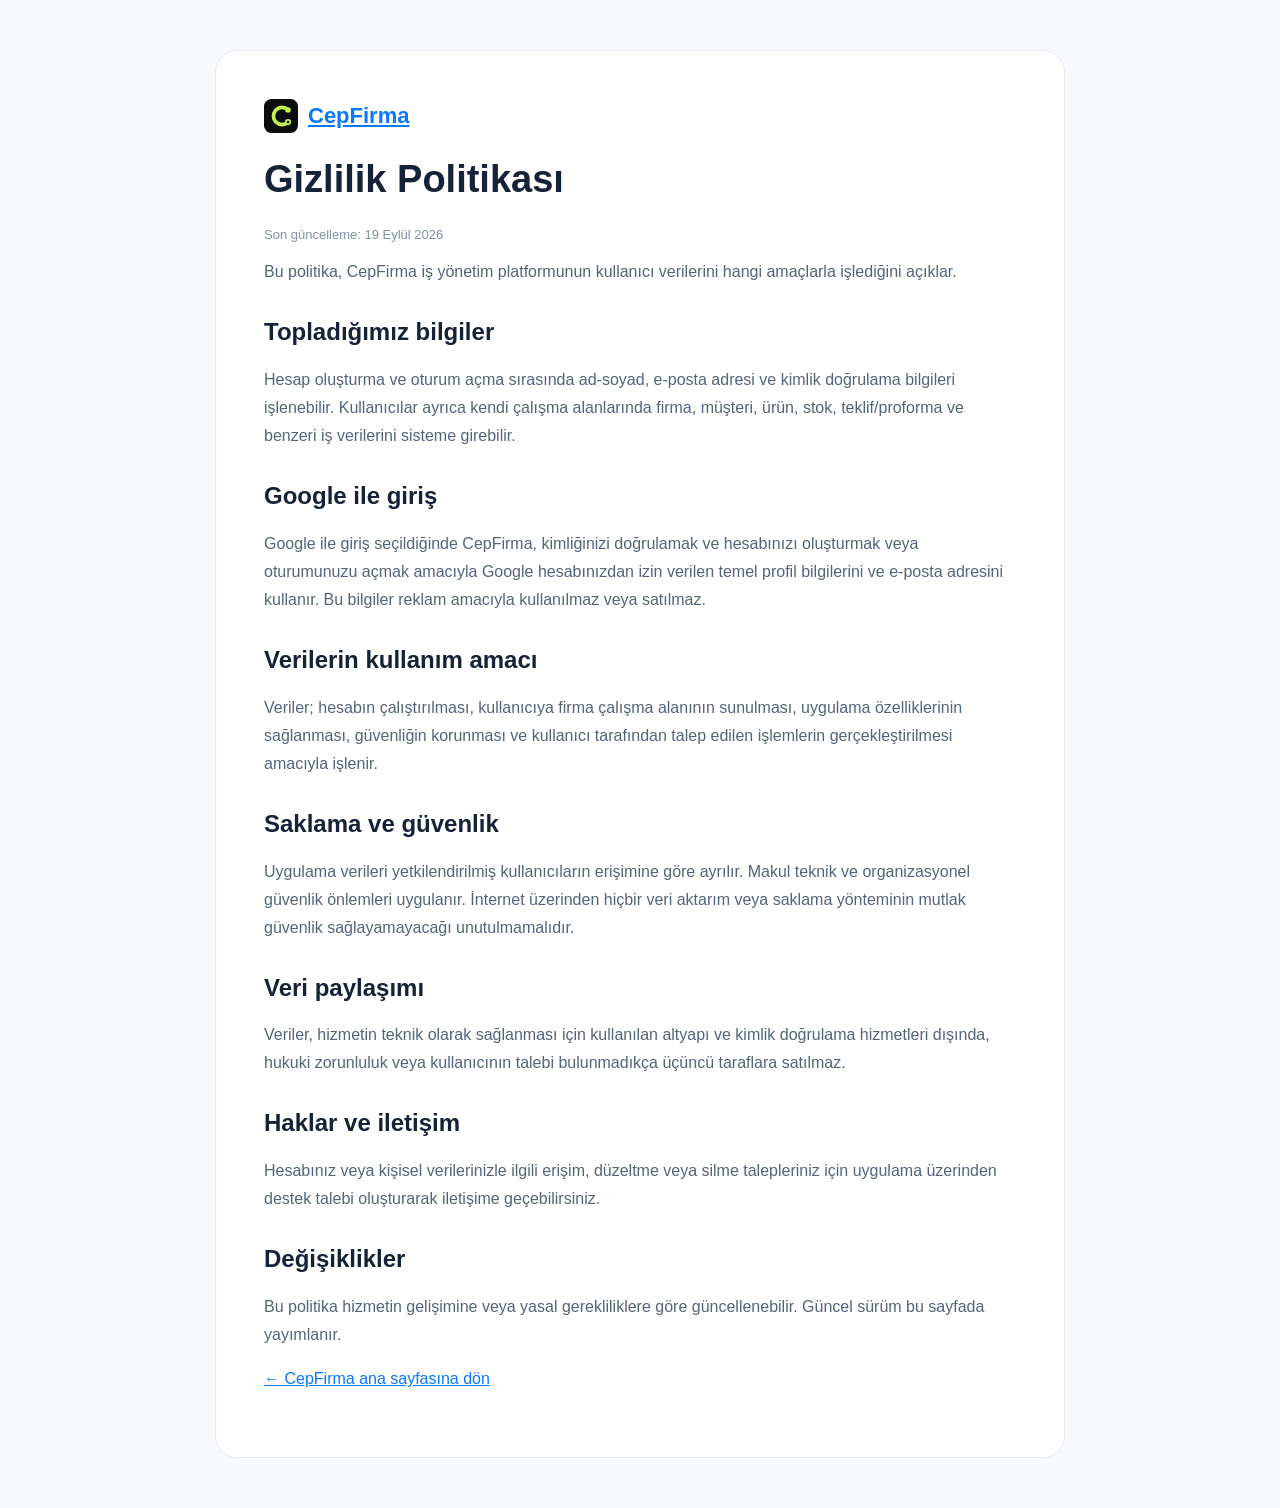
<file: privacy.html>
<!doctype html><html lang="tr"><head><meta charset="utf-8"><meta name="viewport" content="width=device-width,initial-scale=1"><title>Gizlilik Politikası — CepFirma</title><style>body{margin:0;font-family:Inter,Arial,sans-serif;color:#152238;background:#f7f9fc}main{max-width:850px;margin:50px auto;background:#fff;padding:48px;border-radius:22px;border:1px solid #e5ebf2}h1{font-size:38px}h2{margin-top:32px}p,li{line-height:1.75;color:#53647a}a{color:#0878ff}.top{display:flex;align-items:center;gap:10px;font-weight:900;font-size:22px}.top img{width:34px}.date{color:#8190a3;font-size:13px}@media(max-width:700px){main{margin:0;padding:28px;border-radius:0}}</style><style>*{box-sizing:border-box}img{max-width:100%}a:focus-visible,button:focus-visible{outline:3px solid #0878ff;outline-offset:4px}button{font:inherit}h1,h2,h3,p,a{overflow-wrap:anywhere}@media(prefers-reduced-motion:reduce){html{scroll-behavior:auto!important}}@media(max-width:520px){h1{font-size:30px}main{padding:22px!important}h2{font-size:22px}}</style><link rel="icon" href="cepfirma-logo.svg" type="image/svg+xml"><meta name="theme-color" content="#071d3d"></head><body><main><a class="top" href="index.html"><img src="cepfirma-logo.svg" alt="CepFirma">CepFirma</a><h1>Gizlilik Politikası</h1><div class="date">Son güncelleme: 19 Eylül 2026</div><p>Bu politika, CepFirma iş yönetim platformunun kullanıcı verilerini hangi amaçlarla işlediğini açıklar.</p><h2>Topladığımız bilgiler</h2><p>Hesap oluşturma ve oturum açma sırasında ad-soyad, e-posta adresi ve kimlik doğrulama bilgileri işlenebilir. Kullanıcılar ayrıca kendi çalışma alanlarında firma, müşteri, ürün, stok, teklif/proforma ve benzeri iş verilerini sisteme girebilir.</p><h2>Google ile giriş</h2><p>Google ile giriş seçildiğinde CepFirma, kimliğinizi doğrulamak ve hesabınızı oluşturmak veya oturumunuzu açmak amacıyla Google hesabınızdan izin verilen temel profil bilgilerini ve e-posta adresini kullanır. Bu bilgiler reklam amacıyla kullanılmaz veya satılmaz.</p><h2>Verilerin kullanım amacı</h2><p>Veriler; hesabın çalıştırılması, kullanıcıya firma çalışma alanının sunulması, uygulama özelliklerinin sağlanması, güvenliğin korunması ve kullanıcı tarafından talep edilen işlemlerin gerçekleştirilmesi amacıyla işlenir.</p><h2>Saklama ve güvenlik</h2><p>Uygulama verileri yetkilendirilmiş kullanıcıların erişimine göre ayrılır. Makul teknik ve organizasyonel güvenlik önlemleri uygulanır. İnternet üzerinden hiçbir veri aktarım veya saklama yönteminin mutlak güvenlik sağlayamayacağı unutulmamalıdır.</p><h2>Veri paylaşımı</h2><p>Veriler, hizmetin teknik olarak sağlanması için kullanılan altyapı ve kimlik doğrulama hizmetleri dışında, hukuki zorunluluk veya kullanıcının talebi bulunmadıkça üçüncü taraflara satılmaz.</p><h2>Haklar ve iletişim</h2><p>Hesabınız veya kişisel verilerinizle ilgili erişim, düzeltme veya silme talepleriniz için uygulama üzerinden destek talebi oluşturarak iletişime geçebilirsiniz.</p><h2>Değişiklikler</h2><p>Bu politika hizmetin gelişimine veya yasal gerekliliklere göre güncellenebilir. Güncel sürüm bu sayfada yayımlanır.</p><p><a href="index.html">← CepFirma ana sayfasına dön</a></p></main></body></html>
</file>
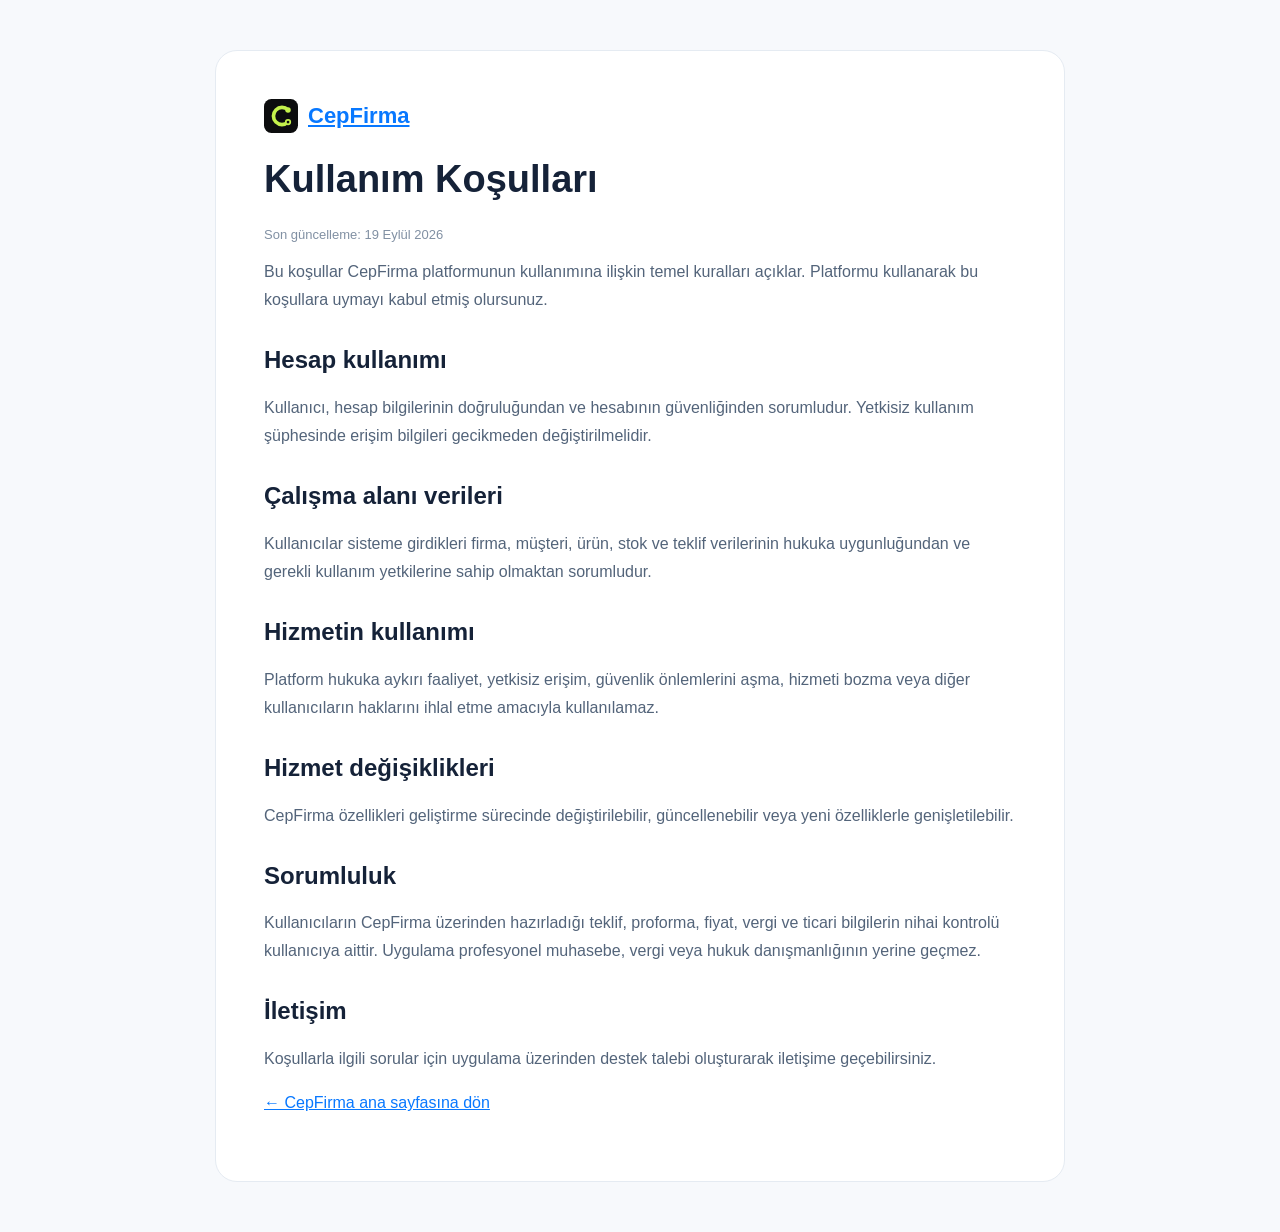
<file: terms.html>
<!doctype html><html lang="tr"><head><meta charset="utf-8"><meta name="viewport" content="width=device-width,initial-scale=1"><title>Kullanım Koşulları — CepFirma</title><style>body{margin:0;font-family:Inter,Arial,sans-serif;color:#152238;background:#f7f9fc}main{max-width:850px;margin:50px auto;background:#fff;padding:48px;border-radius:22px;border:1px solid #e5ebf2}h1{font-size:38px}h2{margin-top:32px}p,li{line-height:1.75;color:#53647a}a{color:#0878ff}.top{display:flex;align-items:center;gap:10px;font-weight:900;font-size:22px}.top img{width:34px}.date{color:#8190a3;font-size:13px}@media(max-width:700px){main{margin:0;padding:28px;border-radius:0}}</style><style>*{box-sizing:border-box}img{max-width:100%}a:focus-visible,button:focus-visible{outline:3px solid #0878ff;outline-offset:4px}button{font:inherit}h1,h2,h3,p,a{overflow-wrap:anywhere}@media(prefers-reduced-motion:reduce){html{scroll-behavior:auto!important}}@media(max-width:520px){h1{font-size:30px}main{padding:22px!important}h2{font-size:22px}}</style><link rel="icon" href="cepfirma-logo.svg" type="image/svg+xml"><meta name="theme-color" content="#071d3d"></head><body><main><a class="top" href="index.html"><img src="cepfirma-logo.svg" alt="CepFirma">CepFirma</a><h1>Kullanım Koşulları</h1><div class="date">Son güncelleme: 19 Eylül 2026</div><p>Bu koşullar CepFirma platformunun kullanımına ilişkin temel kuralları açıklar. Platformu kullanarak bu koşullara uymayı kabul etmiş olursunuz.</p><h2>Hesap kullanımı</h2><p>Kullanıcı, hesap bilgilerinin doğruluğundan ve hesabının güvenliğinden sorumludur. Yetkisiz kullanım şüphesinde erişim bilgileri gecikmeden değiştirilmelidir.</p><h2>Çalışma alanı verileri</h2><p>Kullanıcılar sisteme girdikleri firma, müşteri, ürün, stok ve teklif verilerinin hukuka uygunluğundan ve gerekli kullanım yetkilerine sahip olmaktan sorumludur.</p><h2>Hizmetin kullanımı</h2><p>Platform hukuka aykırı faaliyet, yetkisiz erişim, güvenlik önlemlerini aşma, hizmeti bozma veya diğer kullanıcıların haklarını ihlal etme amacıyla kullanılamaz.</p><h2>Hizmet değişiklikleri</h2><p>CepFirma özellikleri geliştirme sürecinde değiştirilebilir, güncellenebilir veya yeni özelliklerle genişletilebilir.</p><h2>Sorumluluk</h2><p>Kullanıcıların CepFirma üzerinden hazırladığı teklif, proforma, fiyat, vergi ve ticari bilgilerin nihai kontrolü kullanıcıya aittir. Uygulama profesyonel muhasebe, vergi veya hukuk danışmanlığının yerine geçmez.</p><h2>İletişim</h2><p>Koşullarla ilgili sorular için uygulama üzerinden destek talebi oluşturarak iletişime geçebilirsiniz.</p><p><a href="index.html">← CepFirma ana sayfasına dön</a></p></main></body></html>
</file>
